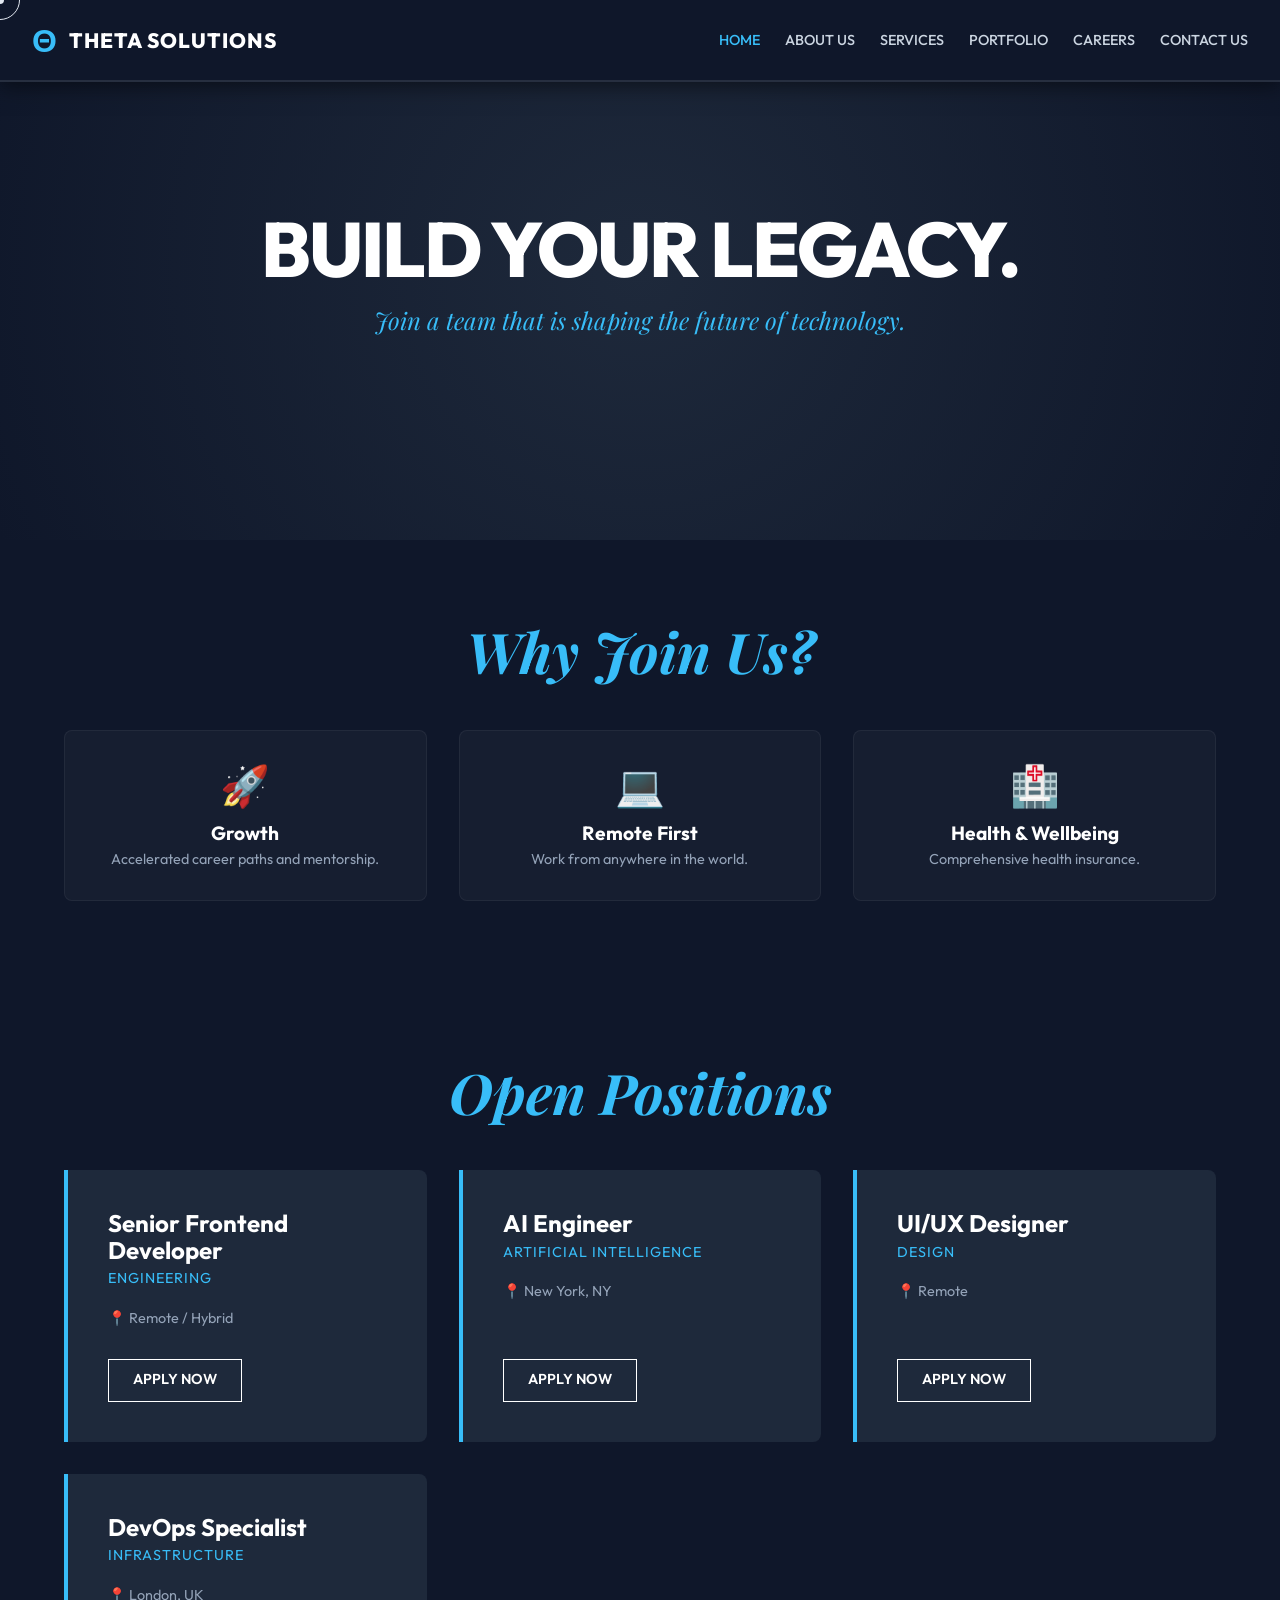
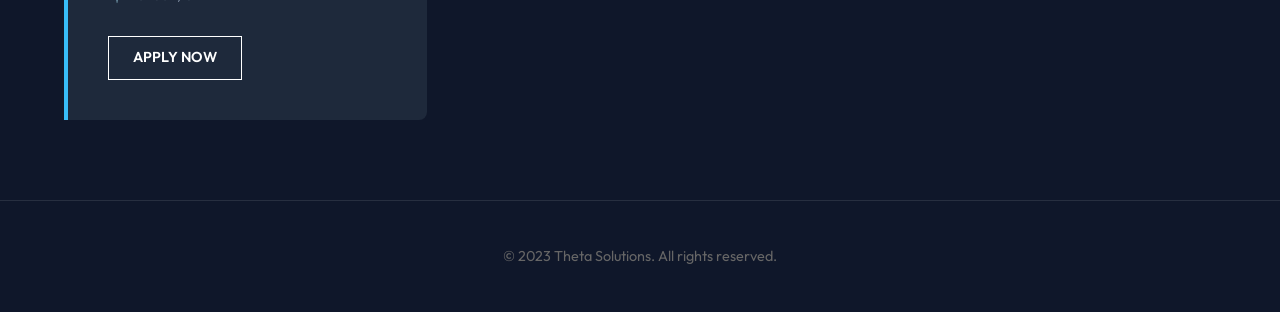
<file: Careers.html>
<!DOCTYPE html>
<html lang="en">
<head>
    <meta charset="UTF-8">
    <meta name="viewport" content="width=device-width, initial-scale=1.0">
    <title>Theta Solutions - Careers</title>
    
    <!-- Fonts -->
    <link rel="preconnect" href="https://fonts.googleapis.com">
    <link rel="preconnect" href="https://fonts.gstatic.com" crossorigin>
    <link href="https://fonts.googleapis.com/css2?family=Outfit:wght@300;500;800&family=Playfair+Display:ital,wght@1,400;1,700&display=swap" rel="stylesheet">

    <style>
        /* --- RESET & VARS --- */
        :root {
            --bg-color: #0f172a;
            --bg-secondary: #1e293b;
            --text-color: #e2e8f0;
            --accent-color: #38bdf8;
            --font-main: 'Outfit', sans-serif;
            --font-serif: 'Playfair Display', serif;
        }

        html, body {
            margin: 0; padding: 0; box-sizing: border-box;
            position: relative; width: 100%;
            background-color: var(--bg-color);
            color: var(--text-color);
            font-family: var(--font-main);
            overflow-x: hidden;
            line-height: 1.1;
        }

        * { margin: 0; padding: 0; box-sizing: border-box; cursor: none; }

        /* --- GRAIN OVERLAY --- */
        .noise-overlay {
            position: fixed; top: 0; left: 0; width: 100%; height: 100%;
            pointer-events: none; z-index: 9998; opacity: 0.05;
            background-image: url("data:image/svg+xml,%3Csvg viewBox='0 0 200 200' xmlns='http://www.w3.org/2000/svg'%3E%3Cfilter id='noiseFilter'%3E%3CfeTurbulence type='fractalNoise' baseFrequency='0.65' numOctaves='3' stitchTiles='stitch'/%3E%3Cfilter%3E%3Crect width='100%25' height='100%25' filter='url(%23noiseFilter)'/%3E%3C/svg%3E");
        }

        /* --- CUSTOM CURSOR --- */
        .cursor-dot, .cursor-outline {
            position: fixed; top: 0; left: 0;
            transform: translate(-50%, -50%);
            border-radius: 50%; z-index: 10000; pointer-events: none;
        }
        .cursor-dot { width: 8px; height: 8px; background-color: var(--text-color); }
        .cursor-outline { width: 40px; height: 40px; border: 1px solid var(--text-color); transition: width 0.2s, height 0.2s, background-color 0.2s; }
        a:hover ~ .cursor-outline, .job-card:hover ~ .cursor-outline {
            width: 60px; height: 60px; background-color: rgba(255, 255, 255, 0.1); border-color: transparent;
        }

        /* --- HEADER --- */
        .main-header {
            position: fixed; top: 0; left: 0; width: 100%;
            padding: 1.5rem 2rem; display: flex; justify-content: space-between; align-items: center;
            z-index: 9999; background-color: #0f172a;
            border-bottom: 2px solid rgba(255,255,255,0.1);
            box-shadow: 0 4px 20px rgba(0,0,0,0.5);
        }
        .brand-area { display: flex; align-items: center; gap: 12px; z-index: 10001; }
        .logo-icon { font-size: 2rem; color: var(--accent-color); font-weight: bold; line-height: 1; }
        .company-name { font-size: 1.3rem; font-weight: 800; color: white; letter-spacing: 1px; text-transform: uppercase; }
        nav { z-index: 10001; }
        nav ul { display: flex; gap: 25px; list-style: none; }
        nav a { font-size: 0.9rem; font-weight: 500; color: #cbd5e1; text-transform: uppercase; text-decoration: none; transition: color 0.3s; }
        nav a:hover { color: var(--accent-color); }

        /* --- HERO --- */
        .hero {
            height: 60vh;
            display: flex; flex-direction: column; justify-content: center; align-items: center; text-align: center;
            background: radial-gradient(circle at 50% 50%, #1e293b 0%, #0f172a 100%);
        }

        h1 {
            font-size: clamp(3rem, 6vw, 5rem); font-weight: 800; text-transform: uppercase;
            letter-spacing: -2px; color: white; margin-bottom: 1rem;
        }
        .hero-sub {
            font-family: var(--font-serif); font-style: italic; font-size: 1.5rem; color: var(--accent-color);
        }

        /* --- PERKS SECTION --- */
        .section { padding: 5rem 5vw; position: relative; }
        .perks-grid {
            display: grid; grid-template-columns: repeat(auto-fit, minmax(250px, 1fr));
            gap: 2rem; margin-top: 3rem;
        }
        .perk-item {
            text-align: center; padding: 2rem;
            background: rgba(255,255,255,0.03); border: 1px solid rgba(255,255,255,0.05);
            border-radius: 8px; transition: transform 0.3s;
        }
        .perk-item:hover { transform: translateY(-5px); border-color: var(--accent-color); }
        .perk-icon { font-size: 2.5rem; color: var(--accent-color); margin-bottom: 1rem; }
        .perk-title { font-size: 1.2rem; font-weight: 700; margin-bottom: 0.5rem; color: white; }
        .perk-desc { color: #94a3b8; font-size: 0.9rem; }

        /* --- JOBS GRID --- */
        .section-title {
            font-size: clamp(2rem, 5vw, 3.5rem); font-family: var(--font-serif);
            font-style: italic; margin-bottom: 3rem; color: var(--accent-color);
        }

        .jobs-grid {
            display: grid; grid-template-columns: repeat(auto-fit, minmax(300px, 1fr)); gap: 2rem;
        }

        .job-card {
            background: var(--bg-secondary);
            padding: 2.5rem;
            border-left: 4px solid var(--accent-color);
            border-radius: 0 8px 8px 0;
            transition: all 0.3s ease;
            display: flex; flex-direction: column; justify-content: space-between;
            height: 100%;
            cursor: pointer;
        }

        .job-card:hover {
            transform: translateX(10px); /* Slide right on hover */
            background: #253346;
            box-shadow: 0 10px 30px rgba(0,0,0,0.2);
        }

        .job-role { font-size: 1.5rem; font-weight: 700; color: white; margin-bottom: 0.5rem; }
        .job-dept { font-size: 0.9rem; color: var(--accent-color); text-transform: uppercase; letter-spacing: 1px; margin-bottom: 1.5rem; }
        .job-loc { font-size: 0.9rem; color: #94a3b8; display: flex; align-items: center; gap: 5px; margin-bottom: 2rem; }

        .apply-btn {
            align-self: flex-start;
            padding: 0.8rem 1.5rem;
            border: 1px solid white;
            color: white;
            text-decoration: none;
            font-size: 0.9rem;
            font-weight: 600;
            text-transform: uppercase;
            transition: all 0.3s;
        }
        .job-card:hover .apply-btn {
            background: var(--accent-color);
            border-color: var(--accent-color);
            color: #0f172a;
        }

        /* --- ANIMATIONS --- */
        .reveal-up { opacity: 0; transform: translateY(50px); transition: all 1s cubic-bezier(0.22, 1, 0.36, 1); }
        .reveal-left { opacity: 0; transform: translateX(-50px); transition: all 1s cubic-bezier(0.22, 1, 0.36, 1); }
        .active-reveal { opacity: 1; transform: translate(0, 0); }

        /* --- FOOTER --- */
        footer { padding: 3rem; text-align: center; border-top: 1px solid rgba(255,255,255,0.1); color: #666; font-size: 0.9rem; }
        
        @media (max-width: 768px) {
            .cursor-dot, .cursor-outline { display: none; } * { cursor: auto; }
            .job-card:hover { transform: translateY(-5px) translateX(0); }
        }
    </style>
</head>
<body>

    <!-- VISUAL EFFECTS -->
    <div class="noise-overlay"></div>
    <div class="cursor-dot" data-cursor-dot></div>
    <div class="cursor-outline" data-cursor-outline></div>

    <!-- HEADER -->
    <div class="main-header">
        <div class="brand-area">
            <div class="logo-icon">Θ</div>
            <div class="company-name">THETA SOLUTIONS</div>
        </div>
        
        <nav>
            <ul>
                <li><a href="#" style="color: var(--accent-color);">Home</a></li>
                <li><a href="About-us.html">About Us</a></li>
                <li><a href="Services.html">Services</a></li>
                <li><a href="Portfolio.html">Portfolio</a></li>
                <li><a href="Careers.html">Careers</a></li>
                <li><a href="contact-us.html">Contact Us</a></li>
            </ul>
        </nav>
    </div>

    <!-- HERO -->
    <section class="hero">
        <div class="reveal-up">
            <h1>Build Your Legacy.</h1>
            <p class="hero-sub">Join a team that is shaping the future of technology.</p>
        </div>
    </section>

    <!-- PERKS SECTION -->
    <section class="section">
        <div class="reveal-up" style="width: 100%; text-align: center; margin-bottom: 2rem;">
            <h2 class="section-title">Why Join Us?</h2>
        </div>
        
        <div class="perks-grid reveal-up">
            <div class="perk-item">
                <div class="perk-icon">🚀</div>
                <div class="perk-title">Growth</div>
                <div class="perk-desc">Accelerated career paths and mentorship.</div>
            </div>
            <div class="perk-item">
                <div class="perk-icon">💻</div>
                <div class="perk-title">Remote First</div>
                <div class="perk-desc">Work from anywhere in the world.</div>
            </div>
            <div class="perk-item">
                <div class="perk-icon">🏥</div>
                <div class="perk-title">Health & Wellbeing</div>
                <div class="perk-desc">Comprehensive health insurance.</div>
            </div>
        </div>
    </section>

    <!-- OPEN POSITIONS -->
    <section class="section">
        <div class="reveal-left" style="width: 100%; text-align: center; margin-bottom: 2rem;">
            <h2 class="section-title">Open Positions</h2>
        </div>

        <div class="jobs-grid">
            
            <!-- Job 1 -->
            <div class="job-card reveal-up">
                <div>
                    <div class="job-role">Senior Frontend Developer</div>
                    <div class="job-dept">Engineering</div>
                    <div class="job-loc">📍 Remote / Hybrid</div>
                </div>
                <a href="contact.html" class="apply-btn">Apply Now</a>
            </div>

            <!-- Job 2 -->
            <div class="job-card reveal-up" style="transition-delay: 0.1s;">
                <div>
                    <div class="job-role">AI Engineer</div>
                    <div class="job-dept">Artificial Intelligence</div>
                    <div class="job-loc">📍 New York, NY</div>
                </div>
                <a href="contact.html" class="apply-btn">Apply Now</a>
            </div>

            <!-- Job 3 -->
            <div class="job-card reveal-up" style="transition-delay: 0.2s;">
                <div>
                    <div class="job-role">UI/UX Designer</div>
                    <div class="job-dept">Design</div>
                    <div class="job-loc">📍 Remote</div>
                </div>
                <a href="contact.html" class="apply-btn">Apply Now</a>
            </div>

            <!-- Job 4 -->
            <div class="job-card reveal-up" style="transition-delay: 0.3s;">
                <div>
                    <div class="job-role">DevOps Specialist</div>
                    <div class="job-dept">Infrastructure</div>
                    <div class="job-loc">📍 London, UK</div>
                </div>
                <a href="contact.html" class="apply-btn">Apply Now</a>
            </div>

        </div>
    </section>

    <!-- FOOTER -->
    <footer>
        <p>&copy; 2023 Theta Solutions. All rights reserved.</p>
    </footer>

    <!-- JAVASCRIPT -->
    <script>
        // 1. CUSTOM CURSOR
        const cursorDot = document.querySelector('[data-cursor-dot]');
        const cursorOutline = document.querySelector('[data-cursor-outline]');
        window.addEventListener('mousemove', function (e) {
            const posX = e.clientX; const posY = e.clientY;
            cursorDot.style.left = `${posX}px`; cursorDot.style.top = `${posY}px`;
            cursorOutline.animate({ left: `${posX}px`, top: `${posY}px` }, { duration: 500, fill: "forwards" });
        });

        // 2. SCROLL REVEAL
        const revealElements = document.querySelectorAll('.reveal-up, .reveal-left');
        const revealOnScroll = () => {
            const windowHeight = window.innerHeight; const elementVisible = 100;
            revealElements.forEach((reveal) => {
                const elementTop = reveal.getBoundingClientRect().top;
                if (elementTop < windowHeight - elementVisible) reveal.classList.add('active-reveal');
            });
        };
        window.addEventListener('scroll', revealOnScroll);
        revealOnScroll();
    </script>
</body>
</html>
</file>
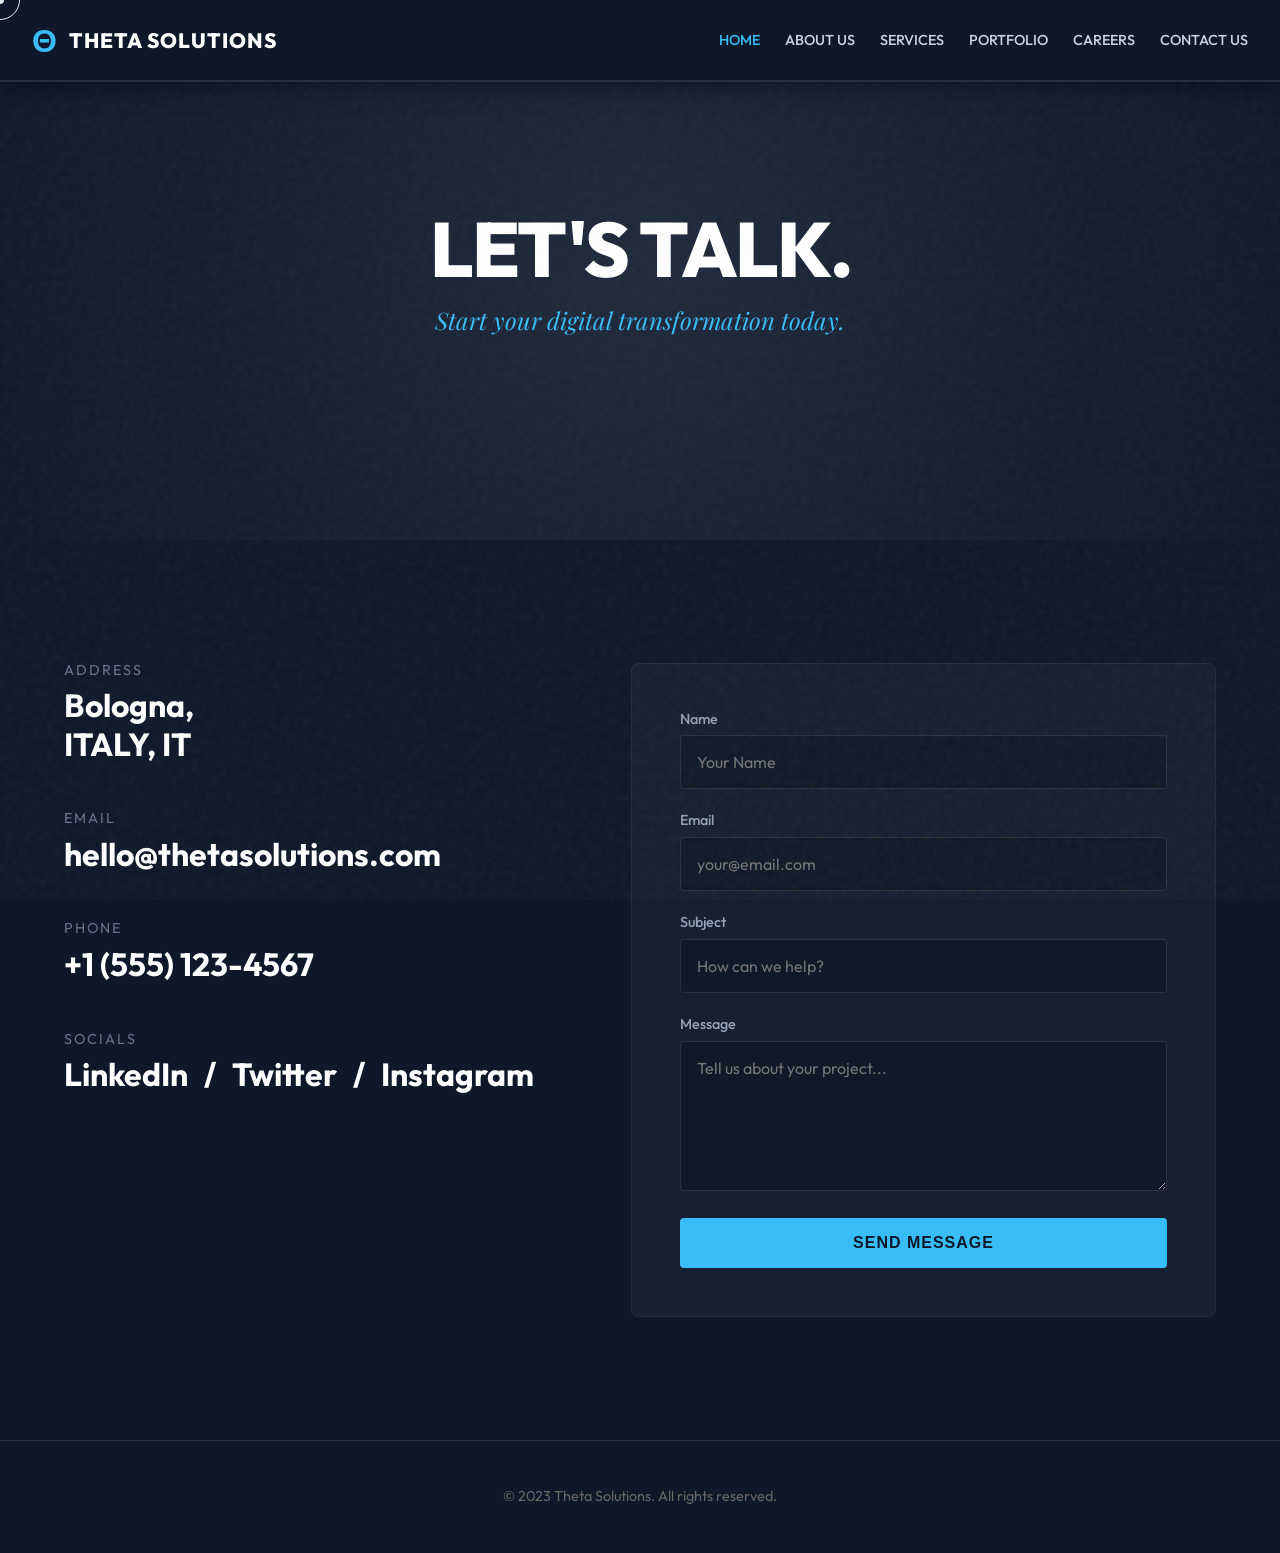
<file: Contact-us.html>
<!DOCTYPE html>
<html lang="en">
<head>
    <meta charset="UTF-8">
    <meta name="viewport" content="width=device-width, initial-scale=1.0">
    <title>Theta Solutions - Contact Us</title>
    
    <!-- Fonts -->
    <link rel="preconnect" href="https://fonts.googleapis.com">
    <link rel="preconnect" href="https://fonts.gstatic.com" crossorigin>
    <link href="https://fonts.googleapis.com/css2?family=Outfit:wght@300;500;800&family=Playfair+Display:ital,wght@1,400;1,700&display=swap" rel="stylesheet">

    <style>
        /* --- RESET & VARS --- */
        :root {
            --bg-color: #0f172a;
            --bg-secondary: #1e293b;
            --text-color: #e2e8f0;
            --accent-color: #38bdf8;
            --font-main: 'Outfit', sans-serif;
            --font-serif: 'Playfair Display', serif;
        }

        html, body {
            margin: 0; padding: 0; box-sizing: border-box;
            position: relative; width: 100%;
            background-color: var(--bg-color);
            color: var(--text-color);
            font-family: var(--font-main);
            overflow-x: hidden;
            line-height: 1.1;
        }

        * { margin: 0; padding: 0; box-sizing: border-box; cursor: none; }

        /* --- GRAIN OVERLAY --- */
        .noise-overlay {
            position: fixed; top: 0; left: 0; width: 100%; height: 100%;
            pointer-events: none; z-index: 9998; opacity: 0.05;
            background-image: url("data:image/svg+xml,%3Csvg viewBox='0 0 200 200' xmlns='http://www.w3.org/2000/svg'%3E%3Cfilter id='noiseFilter'%3E%3CfeTurbulence type='fractalNoise' baseFrequency='0.65' numOctaves='3' stitchTiles='stitch'/%3E%3C/filter%3E%3Crect width='100%25' height='100%25' filter='url(%23noiseFilter)'/%3E%3C/svg%3E");
        }

        /* --- CUSTOM CURSOR --- */
        .cursor-dot, .cursor-outline {
            position: fixed; top: 0; left: 0;
            transform: translate(-50%, -50%);
            border-radius: 50%; z-index: 10000; pointer-events: none;
        }
        .cursor-dot { width: 8px; height: 8px; background-color: var(--text-color); }
        .cursor-outline { width: 40px; height: 40px; border: 1px solid var(--text-color); transition: width 0.2s, height 0.2s, background-color 0.2s; }
        a:hover ~ .cursor-outline, button:hover ~ .cursor-outline, input:hover ~ .cursor-outline, textarea:hover ~ .cursor-outline {
            width: 60px; height: 60px; background-color: rgba(255, 255, 255, 0.1); border-color: transparent;
        }

        /* --- HEADER --- */
        .main-header {
            position: fixed; top: 0; left: 0; width: 100%;
            padding: 1.5rem 2rem; display: flex; justify-content: space-between; align-items: center;
            z-index: 9999; background-color: #0f172a;
            border-bottom: 2px solid rgba(255,255,255,0.1);
            box-shadow: 0 4px 20px rgba(0,0,0,0.5);
        }

        .brand-area { display: flex; align-items: center; gap: 12px; z-index: 10001; }
        .logo-icon { font-size: 2rem; color: var(--accent-color); font-weight: bold; line-height: 1; }
        .company-name { font-size: 1.3rem; font-weight: 800; color: white; letter-spacing: 1px; text-transform: uppercase; }
        nav { z-index: 10001; }
        nav ul { display: flex; gap: 25px; list-style: none; }
        nav a { font-size: 0.9rem; font-weight: 500; color: #cbd5e1; text-transform: uppercase; text-decoration: none; transition: color 0.3s; }
        nav a:hover { color: var(--accent-color); }

        /* --- HERO --- */
        .hero {
            height: 60vh;
            display: flex; flex-direction: column; justify-content: center; align-items: center; text-align: center;
            background: radial-gradient(circle at 50% 50%, #1e293b 0%, #0f172a 100%);
        }

        h1 {
            font-size: clamp(3rem, 6vw, 5rem); font-weight: 800; text-transform: uppercase;
            letter-spacing: -2px; color: white; margin-bottom: 1rem;
        }

        .hero-sub {
            font-family: var(--font-serif); font-style: italic; font-size: 1.5rem;
            color: var(--accent-color);
        }

        /* --- CONTACT SECTION --- */
        .section {
            padding: 5rem 5vw;
            min-height: 100vh;
            display: flex;
            flex-direction: column;
            justify-content: center;
        }

        .contact-wrapper {
            display: flex;
            gap: 5rem;
            align-items: flex-start;
        }

        /* LEFT: INFO */
        .contact-info {
            flex: 1;
        }

        .info-item {
            margin-bottom: 3rem;
        }

        .info-label {
            font-size: 0.9rem; text-transform: uppercase; letter-spacing: 2px;
            color: #64748b; margin-bottom: 0.5rem;
        }

        .info-value {
            font-size: 2rem; font-weight: 700; color: white;
            line-height: 1.2;
        }

        .info-value a { color: white; text-decoration: none; transition: color 0.3s; }
        .info-value a:hover { color: var(--accent-color); }

        /* RIGHT: FORM */
        .contact-form {
            flex: 1;
            background: #162032;
            padding: 3rem;
            border-radius: 8px;
            border: 1px solid rgba(255,255,255,0.05);
        }

        .form-group { margin-bottom: 1.5rem; }

        label {
            display: block; margin-bottom: 0.5rem; font-size: 0.9rem;
            color: #94a3b8; font-weight: 500;
        }

        input, textarea {
            width: 100%;
            padding: 1rem;
            background: rgba(0, 0, 0, 0.2);
            border: 1px solid rgba(255,255,255,0.1);
            color: white;
            font-family: var(--font-main);
            font-size: 1rem;
            border-radius: 4px;
            transition: border-color 0.3s, box-shadow 0.3s;
        }

        input:focus, textarea:focus {
            outline: none;
            border-color: var(--accent-color);
            box-shadow: 0 0 0 2px rgba(56, 189, 248, 0.2);
        }

        textarea { height: 150px; resize: vertical; }

        button[type="submit"] {
            width: 100%;
            padding: 1rem 2rem;
            background: var(--accent-color);
            color: #0f172a;
            font-weight: 800;
            font-size: 1rem;
            text-transform: uppercase;
            letter-spacing: 1px;
            border: none;
            border-radius: 4px;
            cursor: pointer;
            transition: transform 0.3s, background-color 0.3s;
        }

        button[type="submit"]:hover {
            background: white;
            transform: translateY(-2px);
        }

        /* --- ANIMATIONS --- */
        .reveal-left { opacity: 0; transform: translateX(-50px); transition: all 1s cubic-bezier(0.22, 1, 0.36, 1); }
        .reveal-up { opacity: 0; transform: translateY(50px); transition: all 1s cubic-bezier(0.22, 1, 0.36, 1); }
        .active-reveal { opacity: 1; transform: translate(0, 0); }

        /* --- FOOTER --- */
        footer {
            padding: 3rem; text-align: center; border-top: 1px solid rgba(255,255,255,0.1);
            color: #666; font-size: 0.9rem;
        }

        /* Mobile */
        @media (max-width: 768px) {
            .cursor-dot, .cursor-outline { display: none; } * { cursor: auto; }
            .contact-wrapper { flex-direction: column; gap: 3rem; }
            .info-value { font-size: 1.5rem; }
        }
    </style>
</head>
<body>

    <!-- VISUAL EFFECTS -->
    <div class="noise-overlay"></div>
    <div class="cursor-dot" data-cursor-dot></div>
    <div class="cursor-outline" data-cursor-outline></div>

    <!-- HEADER -->
    <div class="main-header">
        <div class="brand-area">
            <div class="logo-icon">Θ</div>
            <div class="company-name">THETA SOLUTIONS</div>
        </div>
        
        <nav>
            <ul>
                <li><a href="#" style="color: var(--accent-color);">Home</a></li>
                <li><a href="About-us.html">About Us</a></li>
                <li><a href="Services.html">Services</a></li>
                <li><a href="Portfolio.html">Portfolio</a></li>
                <li><a href="Careers.html">Careers</a></li>
                <li><a href="contact-us.html">Contact Us</a></li>
            </ul>
        </nav>
    </div>

    <!-- HERO -->
    <section class="hero">
        <div class="reveal-up">
            <h1>Let's Talk.</h1>
            <p class="hero-sub">Start your digital transformation today.</p>
        </div>
    </section>

    <!-- CONTACT SECTION -->
    <section class="section">
        <div class="contact-wrapper">
            
            <!-- Left: Contact Info -->
            <div class="contact-info reveal-left">
                <div class="info-item">
                    <div class="info-label">Address</div>
                    <div class="info-value">Bologna,<br>ITALY, IT</div>
                </div>

                <div class="info-item">
                    <div class="info-label">Email</div>
                    <div class="info-value"><a href="mailto:hello@thetasolutions.com">hello@thetasolutions.com</a></div>
                </div>

                <div class="info-item">
                    <div class="info-label">Phone</div>
                    <div class="info-value"><a href="tel:+1234567890">+1 (555) 123-4567</a></div>
                </div>

                <div class="info-item">
                    <div class="info-label">Socials</div>
                    <div class="info-value" style="display: flex; gap: 1rem; margin-top: 0.5rem;">
                        <a href="#">LinkedIn</a> / <a href="#">Twitter</a> / <a href="#">Instagram</a>
                    </div>
                </div>
            </div>

            <!-- Right: Contact Form -->
            <div class="contact-form reveal-up">
                <form onsubmit="event.preventDefault(); alert('Message sent! We will contact you shortly.');">
                    <div class="form-group">
                        <label for="name">Name</label>
                        <input type="text" id="name" placeholder="Your Name" required>
                    </div>

                    <div class="form-group">
                        <label for="email">Email</label>
                        <input type="email" id="email" placeholder="your@email.com" required>
                    </div>

                    <div class="form-group">
                        <label for="subject">Subject</label>
                        <input type="text" id="subject" placeholder="How can we help?">
                    </div>

                    <div class="form-group">
                        <label for="message">Message</label>
                        <textarea id="message" placeholder="Tell us about your project..." required></textarea>
                    </div>

                    <button type="submit">Send Message</button>
                </form>
            </div>

        </div>
    </section>

    <!-- FOOTER -->
    <footer>
        <p>&copy; 2023 Theta Solutions. All rights reserved.</p>
    </footer>

    <!-- JAVASCRIPT -->
    <script>
        // 1. CUSTOM CURSOR
        const cursorDot = document.querySelector('[data-cursor-dot]');
        const cursorOutline = document.querySelector('[data-cursor-outline]');
        window.addEventListener('mousemove', function (e) {
            const posX = e.clientX; const posY = e.clientY;
            cursorDot.style.left = `${posX}px`; cursorDot.style.top = `${posY}px`;
            cursorOutline.animate({ left: `${posX}px`, top: `${posY}px` }, { duration: 500, fill: "forwards" });
        });

        // 2. SCROLL REVEAL
        const revealElements = document.querySelectorAll('.reveal-up, .reveal-left');
        const revealOnScroll = () => {
            const windowHeight = window.innerHeight; const elementVisible = 100;
            revealElements.forEach((reveal) => {
                const elementTop = reveal.getBoundingClientRect().top;
                if (elementTop < windowHeight - elementVisible) reveal.classList.add('active-reveal');
            });
        };
        window.addEventListener('scroll', revealOnScroll);
        revealOnScroll();
    </script>

</body>
</html>
</file>
